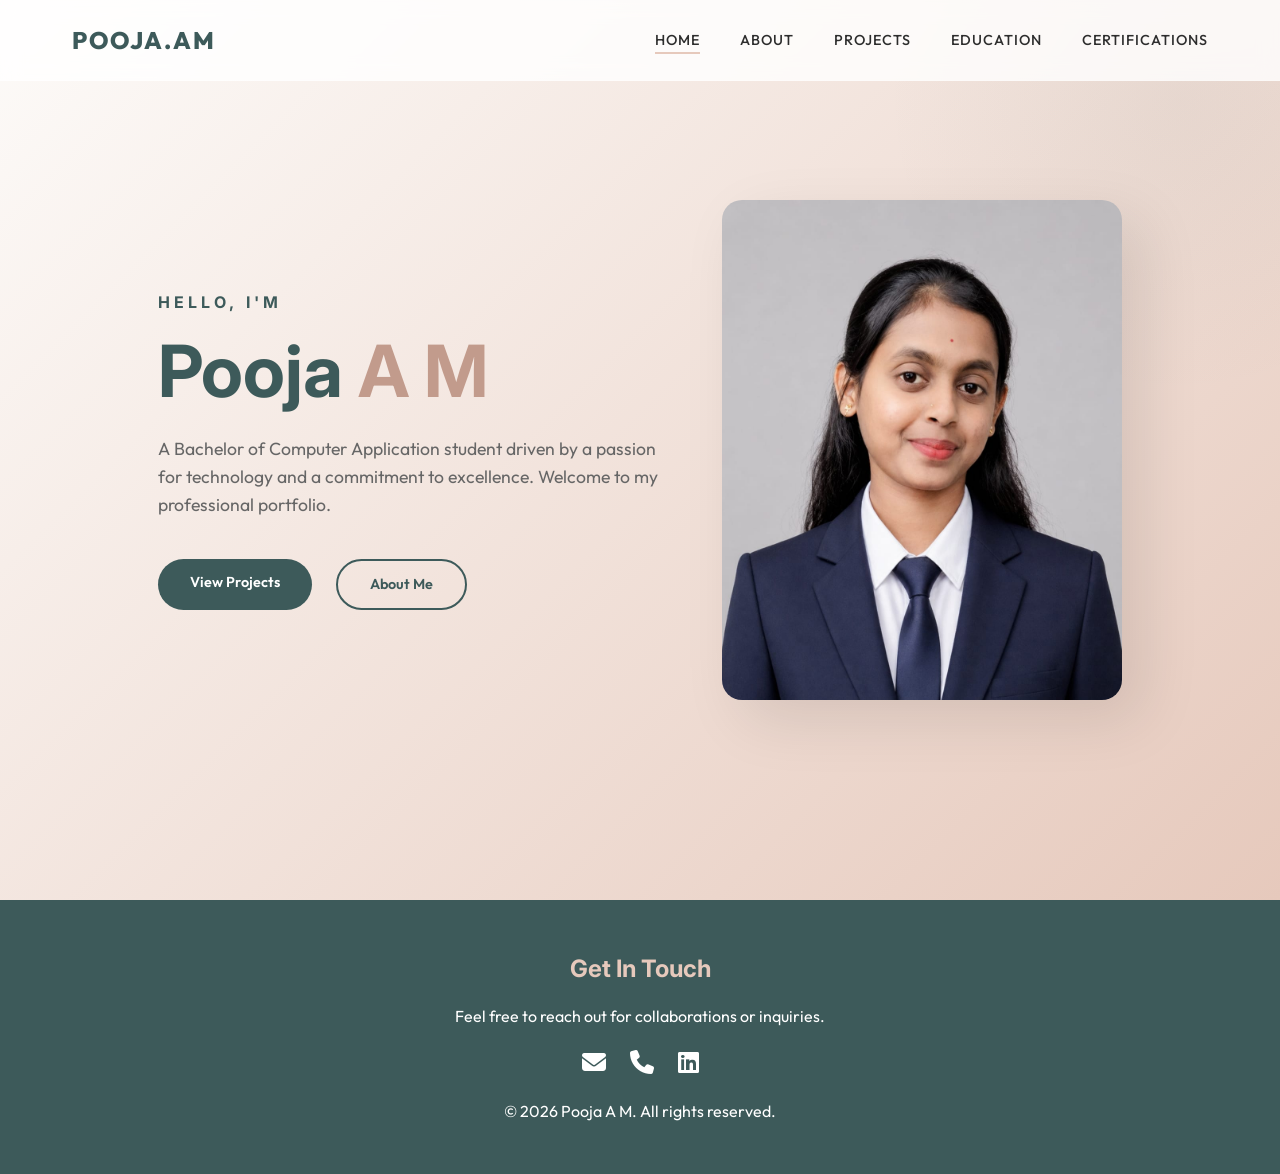
<file: index.html>
<!DOCTYPE html>
<html lang="en">
<head>
    <meta charset="UTF-8">
    <meta name="viewport" content="width=device-width, initial-scale=1.0">
    <title>Pooja A M | Portfolio</title>
    <link rel="preconnect" href="https://fonts.googleapis.com">
    <link rel="preconnect" href="https://fonts.gstatic.com" crossorigin>
    <link href="https://fonts.googleapis.com/css2?family=Inter:wght@400;600;700;800&family=Outfit:wght@300;400;500;600&display=swap" rel="stylesheet">
    <link rel="stylesheet" href="https://cdnjs.cloudflare.com/ajax/libs/font-awesome/6.4.0/css/all.min.css">
    <link rel="stylesheet" href="style.css">
    <style>
        .hero {
            height: 100vh;
            display: flex;
            align-items: center;
            background: linear-gradient(135deg, #FDFBF9 0%, #E6C9BC 100%);
            position: relative;
            overflow: hidden;
        }

        .hero::before {
            content: '';
            position: absolute;
            width: 600px;
            height: 600px;
            background: radial-gradient(circle, rgba(61, 90, 90, 0.05) 0%, transparent 70%);
            top: -200px;
            right: -200px;
            z-index: 0;
        }

        .hero-container {
            display: grid;
            grid-template-columns: 1.2fr 0.8fr;
            align-items: center;
            gap: 4rem;
            position: relative;
            z-index: 1;
        }

        .hero-content h4 {
            color: var(--secondary-color);
            text-transform: uppercase;
            letter-spacing: 4px;
            margin-bottom: 1rem;
            font-size: 1rem;
        }

        .hero-content h1 {
            font-size: 4.5rem;
            line-height: 1.1;
            margin-bottom: 1.5rem;
        }

        .hero-content h1 span {
            color: var(--accent-color);
        }

        .hero-content p {
            font-size: 1.1rem;
            color: var(--light-text);
            max-width: 500px;
            margin-bottom: 2.5rem;
        }

        .hero-image {
            position: relative;
        }

        .image-wrapper {
            width: 400px;
            height: 500px;
            border-radius: 20px;
            overflow: hidden;
            box-shadow: 20px 20px 60px rgba(0, 0, 0, 0.1);
            position: relative;
        }

        .image-wrapper img {
            width: 100%;
            height: 100%;
            object-fit: cover;
            transition: var(--transition);
        }

        .image-wrapper::after {
            content: '';
            position: absolute;
            top: 20px;
            left: 20px;
            width: 100%;
            height: 100%;
            border: 2px solid var(--secondary-color);
            border-radius: 20px;
            z-index: -1;
            transition: var(--transition);
        }

        .hero-image:hover .image-wrapper img {
            transform: scale(1.05);
        }

        .hero-btns {
            display: flex;
            gap: 1.5rem;
        }

        @media (max-width: 992px) {
            .hero-container {
                grid-template-columns: 1fr;
                text-align: center;
                padding-top: 100px;
            }
            .hero-content h1 { font-size: 3rem; }
            .hero-content p { margin: 0 auto 2.5rem; }
            .hero-btns { justify-content: center; }
            .image-wrapper { margin: 0 auto; width: 300px; height: 375px; }
        }
    </style>
</head>
<body>
    <header id="header">
        <div class="container">
            <nav>
                <div class="logo">POOJA.AM</div>
                <ul class="nav-links">
                    <li><a href="index.html" class="active">Home</a></li>
                    <li><a href="about.html">About</a></li>
                    <li><a href="projects.html">Projects</a></li>
                    <li><a href="education.html">Education</a></li>
                    <li><a href="certifications.html">Certifications</a></li>
                </ul>
                <div class="mobile-menu-btn">
                    <i class="fas fa-bars"></i>
                </div>
            </nav>
        </div>
    </header>

    <main>
        <section class="hero">
            <div class="container">
                <div class="hero-container">
                    <div class="hero-content reveal">
                        <h4>Hello, I'm</h4>
                        <h1>Pooja <span>A M</span></h1>
                        <p>A Bachelor of Computer Application student driven by a passion for technology and a commitment to excellence. Welcome to my professional portfolio.</p>
                        <div class="hero-btns">
                            <a href="projects.html" class="btn btn-primary">View Projects</a>
                            <a href="about.html" class="btn btn-outline">About Me</a>
                        </div>
                    </div>
                    <div class="hero-image reveal">
                        <div class="image-wrapper">
                            <img src="profile.jpg" alt="Pooja A M">
                        </div>
                    </div>
                </div>
            </div>
        </section>
    </main>

    <footer>
        <div class="container">
            <div class="footer-content">
                <h2>Get In Touch</h2>
                <p>Feel free to reach out for collaborations or inquiries.</p>
                <div class="social-links">
                    <a href="mailto:Ojapo671@gmail.com"><i class="fas fa-envelope"></i></a>
                    <a href="tel:9986023360"><i class="fas fa-phone"></i></a>
                    <a href="#"><i class="fab fa-linkedin"></i></a>
                </div>
                <p>&copy; 2026 Pooja A M. All rights reserved.</p>
            </div>
        </div>
    </footer>

    <script src="main.js"></script>
</body>
</html>
</file>
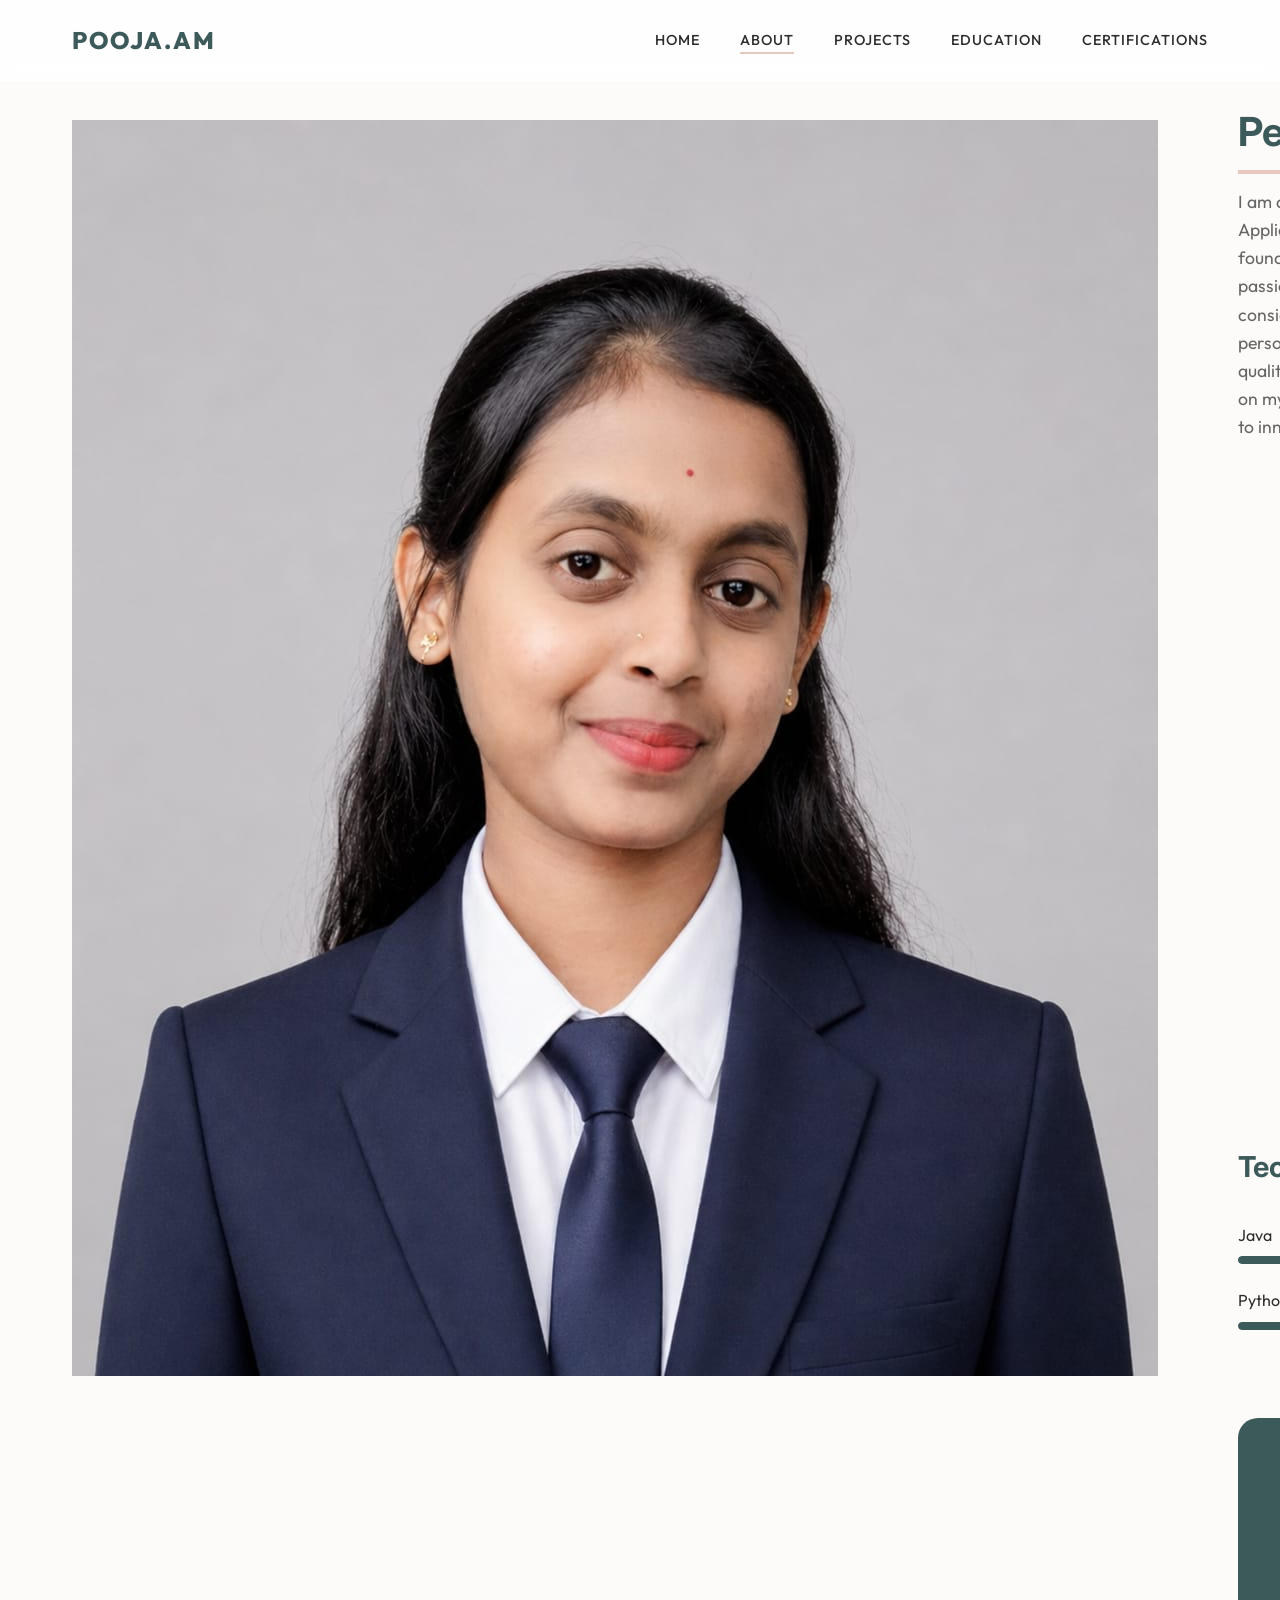
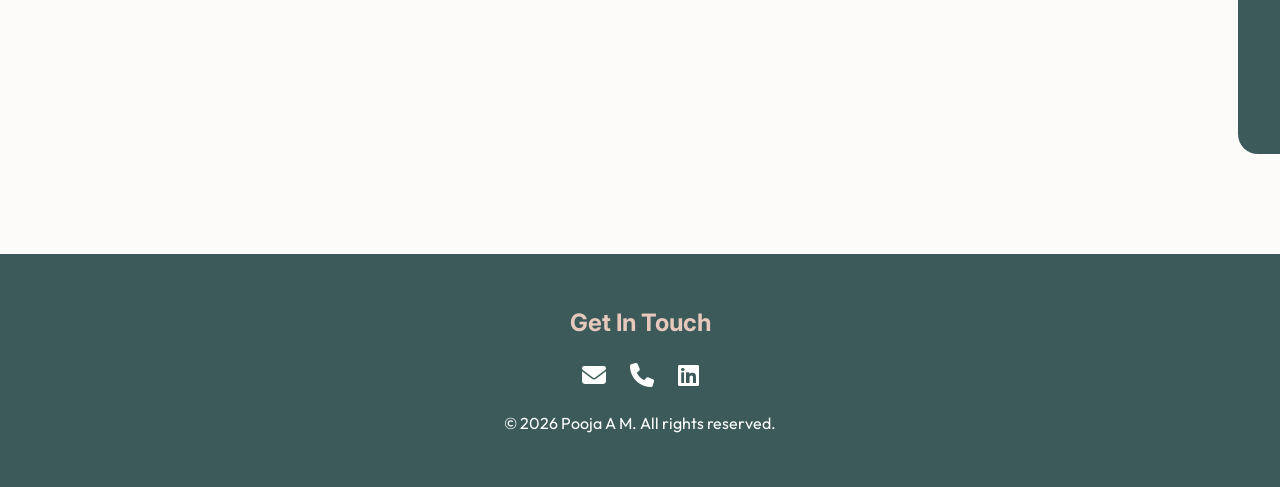
<file: about.html>
<!DOCTYPE html>
<html lang="en">
<head>
    <meta charset="UTF-8">
    <meta name="viewport" content="width=device-width, initial-scale=1.0">
    <title>About | Pooja A M</title>
    <link rel="preconnect" href="https://fonts.googleapis.com">
    <link rel="preconnect" href="https://fonts.gstatic.com" crossorigin>
    <link href="https://fonts.googleapis.com/css2?family=Inter:wght@400;600;700;800&family=Outfit:wght@300;400;500;600&display=swap" rel="stylesheet">
    <link rel="stylesheet" href="https://cdnjs.cloudflare.com/ajax/libs/font-awesome/6.4.0/css/all.min.css">
    <link rel="stylesheet" href="style.css">
    <style>
        .about-grid {
            display: grid;
            grid-template-columns: 1fr 1.5fr;
            gap: 5rem;
            align-items: start;
        }

        .about-image {
            position: sticky;
            top: 120px;
        }

        .about-image .image-wrapper {
            width: 100%;
            height: auto;
            aspect-ratio: 4/5;
        }

        .about-text h2 {
            font-size: 2.5rem;
            margin-bottom: 1.5rem;
            position: relative;
        }

        .about-text h2::after {
            content: '';
            position: absolute;
            left: 0;
            bottom: -10px;
            width: 60px;
            height: 4px;
            background: var(--primary-color);
        }

        .about-text p {
            font-size: 1.1rem;
            color: var(--light-text);
            margin-bottom: 2rem;
        }

        .info-cards {
            display: grid;
            grid-template-columns: repeat(auto-fit, minmax(200px, 1fr));
            gap: 1.5rem;
            margin-bottom: 3rem;
        }

        .info-card {
            background: var(--white);
            padding: 1.5rem;
            border-radius: 15px;
            box-shadow: var(--shadow);
            border: 1px solid var(--glass-border);
            text-align: center;
        }

        .info-card i {
            font-size: 2rem;
            color: var(--secondary-color);
            margin-bottom: 1rem;
        }

        .info-card h4 {
            margin-bottom: 0.5rem;
        }

        .skills-section h3 {
            margin-bottom: 2rem;
            font-size: 1.8rem;
        }

        .skills-grid {
            display: grid;
            grid-template-columns: 1fr 1fr;
            gap: 3rem;
        }

        .skill-item {
            margin-bottom: 1.5rem;
        }

        .skill-info {
            display: flex;
            justify-content: space-between;
            margin-bottom: 0.5rem;
        }

        .skill-bar {
            height: 8px;
            background: #eee;
            border-radius: 4px;
            overflow: hidden;
        }

        .skill-progress {
            height: 100%;
            background: var(--secondary-color);
            border-radius: 4px;
            transition: width 1s ease-in-out;
        }

        .resume-section {
            margin-top: 4rem;
            padding: 3rem;
            background: var(--secondary-color);
            border-radius: 20px;
            color: var(--white);
            display: flex;
            justify-content: space-between;
            align-items: center;
        }

        .resume-section h3 {
            color: var(--primary-color);
            margin-bottom: 0.5rem;
        }

        @media (max-width: 992px) {
            .about-grid { grid-template-columns: 1fr; }
            .about-image { position: static; max-width: 400px; margin: 0 auto 3rem; }
            .skills-grid { grid-template-columns: 1fr; }
            .resume-section { flex-direction: column; text-align: center; gap: 2rem; }
        }
    </style>
</head>
<body>
    <header id="header">
        <div class="container">
            <nav>
                <div class="logo">POOJA.AM</div>
                <ul class="nav-links">
                    <li><a href="index.html">Home</a></li>
                    <li><a href="about.html" class="active">About</a></li>
                    <li><a href="projects.html">Projects</a></li>
                    <li><a href="education.html">Education</a></li>
                    <li><a href="certifications.html">Certifications</a></li>
                </ul>
                <div class="mobile-menu-btn">
                    <i class="fas fa-bars"></i>
                </div>
            </nav>
        </div>
    </header>

    <main class="container">
        <section class="about-section">
            <div class="about-grid">
                <div class="about-image reveal">
                    <div class="image-wrapper">
                        <img src="profile.jpg" alt="Pooja A M">
                    </div>
                </div>
                <div class="about-text">
                    <div class="reveal">
                        <h2>Personal Profile</h2>
                        <p>I am a dedicated Bachelor of Computer Application student with a strong foundation in computer science and a passion for solving complex problems. I consider myself a responsible and orderly person, always striving for precision and quality in my work. I am eager to embark on my professional journey and contribute to innovative projects.</p>
                    </div>

                    <div class="info-cards reveal">
                        <div class="info-card">
                            <i class="fas fa-graduation-cap"></i>
                            <h4>Education</h4>
                            <p>BCA Student</p>
                        </div>
                        <div class="info-card">
                            <i class="fas fa-language"></i>
                            <h4>Languages</h4>
                            <p>English, Kannada</p>
                        </div>
                        <div class="info-card">
                            <i class="fas fa-location-dot"></i>
                            <h4>Location</h4>
                            <p>Karnataka, India</p>
                        </div>
                    </div>

                    <div class="skills-section reveal">
                        <h3>Technical Skills</h3>
                        <div class="skills-grid">
                            <div class="skill-group">
                                <div class="skill-item">
                                    <div class="skill-info">
                                        <span>Java</span>
                                        <span>85%</span>
                                    </div>
                                    <div class="skill-bar"><div class="skill-progress" style="width: 85%;"></div></div>
                                </div>
                                <div class="skill-item">
                                    <div class="skill-info">
                                        <span>Python</span>
                                        <span>80%</span>
                                    </div>
                                    <div class="skill-bar"><div class="skill-progress" style="width: 80%;"></div></div>
                                </div>
                            </div>
                            <div class="skill-group">
                                <div class="skill-item">
                                    <div class="skill-info">
                                        <span>C / C++</span>
                                        <span>75%</span>
                                    </div>
                                    <div class="skill-bar"><div class="skill-progress" style="width: 75%;"></div></div>
                                </div>
                                <div class="skill-item">
                                    <div class="skill-info">
                                        <span>Web Tech</span>
                                        <span>70%</span>
                                    </div>
                                    <div class="skill-bar"><div class="skill-progress" style="width: 70%;"></div></div>
                                </div>
                            </div>
                        </div>
                    </div>

                    <div class="resume-section reveal">
                        <div>
                            <h3>Curriculum Vitae</h3>
                            <p>Interested in learning more about my background?</p>
                        </div>
                        <div class="resume-btns">
                            <a href="resume-image.jpg" target="_blank" class="btn btn-primary">View Resume</a>
                            <a href="resume-image.jpg" download class="btn btn-outline" style="border-color: var(--primary-color); color: var(--primary-color);">Download PDF</a>
                        </div>
                    </div>
                </div>
            </div>
        </section>
    </main>

    <footer>
        <!-- Same footer as index -->
        <div class="container">
            <div class="footer-content">
                <h2>Get In Touch</h2>
                <div class="social-links">
                    <a href="mailto:Ojapo671@gmail.com"><i class="fas fa-envelope"></i></a>
                    <a href="tel:9986023360"><i class="fas fa-phone"></i></a>
                    <a href="#"><i class="fab fa-linkedin"></i></a>
                </div>
                <p>&copy; 2026 Pooja A M. All rights reserved.</p>
            </div>
        </div>
    </footer>

    <script src="main.js"></script>
</body>
</html>
</file>
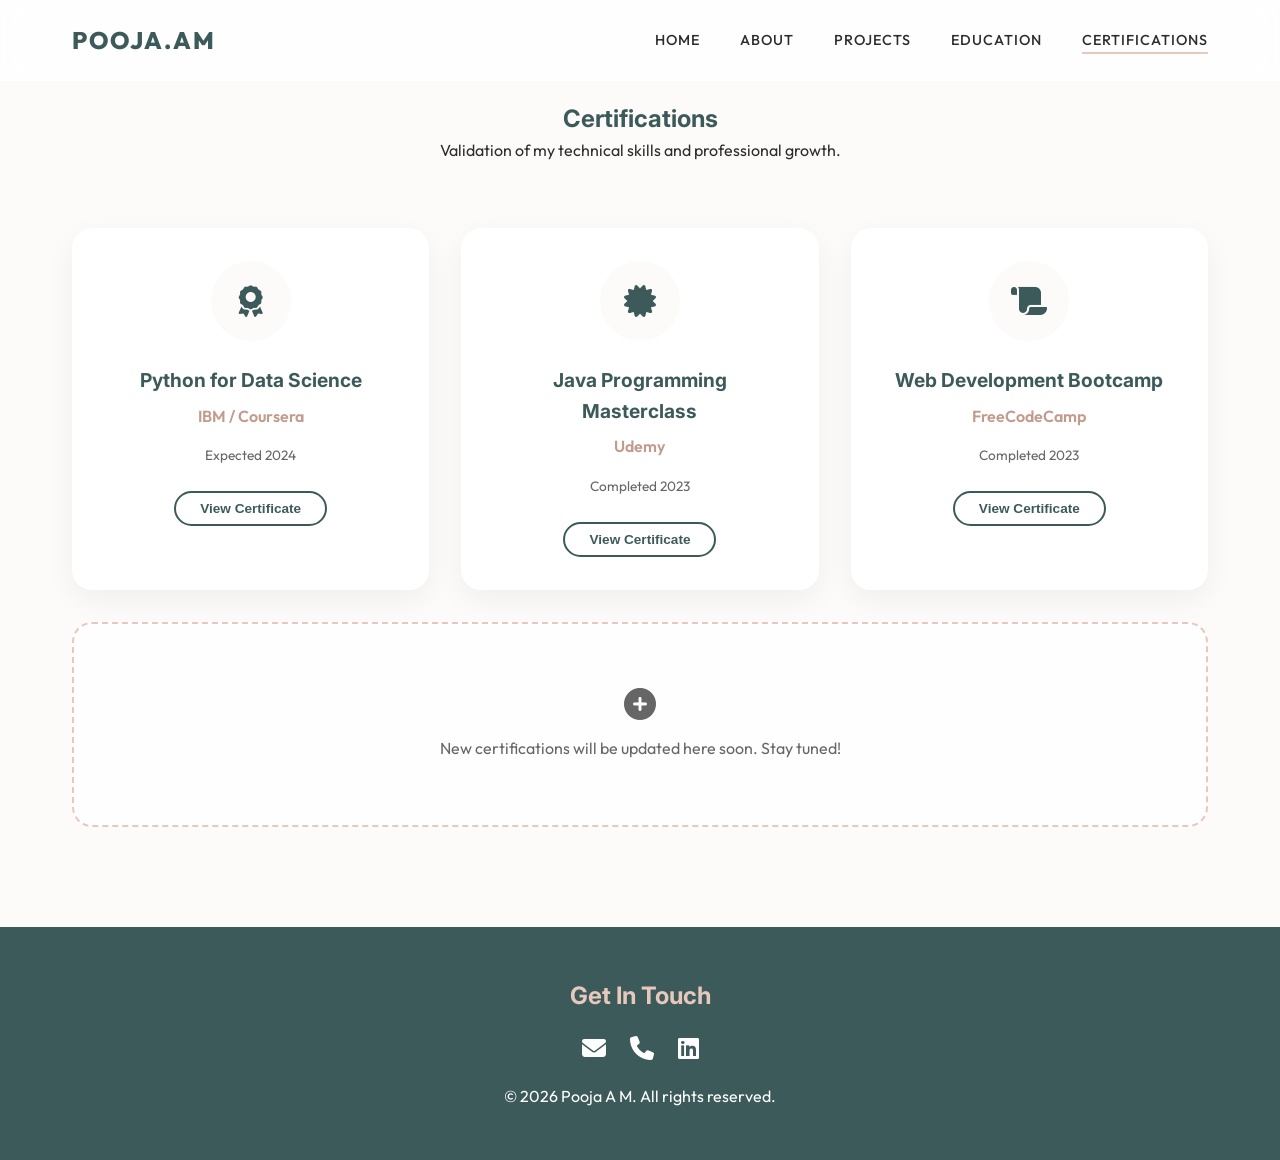
<file: certifications.html>
<!DOCTYPE html>
<html lang="en">
<head>
    <meta charset="UTF-8">
    <meta name="viewport" content="width=device-width, initial-scale=1.0">
    <title>Certifications | Pooja A M</title>
    <link rel="preconnect" href="https://fonts.googleapis.com">
    <link rel="preconnect" href="https://fonts.gstatic.com" crossorigin>
    <link href="https://fonts.googleapis.com/css2?family=Inter:wght@400;600;700;800&family=Outfit:wght@300;400;500;600&display=swap" rel="stylesheet">
    <link rel="stylesheet" href="https://cdnjs.cloudflare.com/ajax/libs/font-awesome/6.4.0/css/all.min.css">
    <link rel="stylesheet" href="style.css">
    <style>
        .cert-header {
            text-align: center;
            margin-bottom: 4rem;
        }

        .cert-grid {
            display: grid;
            grid-template-columns: repeat(auto-fit, minmax(300px, 1fr));
            gap: 2rem;
        }

        .cert-card {
            background: var(--white);
            border-radius: 20px;
            padding: 2rem;
            box-shadow: var(--shadow);
            border: 1px solid var(--glass-border);
            text-align: center;
            transition: var(--transition);
        }

        .cert-card:hover {
            transform: scale(1.03);
            border-color: var(--primary-color);
        }

        .cert-icon {
            width: 80px;
            height: 80px;
            background: var(--bg-color);
            border-radius: 50%;
            display: flex;
            align-items: center;
            justify-content: center;
            margin: 0 auto 1.5rem;
            font-size: 2rem;
            color: var(--secondary-color);
        }

        .cert-card h3 {
            margin-bottom: 0.5rem;
            font-size: 1.2rem;
        }

        .cert-card .issuer {
            color: var(--accent-color);
            font-weight: 600;
            display: block;
            margin-bottom: 1rem;
        }

        .cert-card .date {
            font-size: 0.85rem;
            color: var(--light-text);
            margin-bottom: 1.5rem;
            display: block;
        }

        .view-btn {
            padding: 8px 24px;
            font-size: 0.85rem;
        }

        .placeholder-text {
            grid-column: 1 / -1;
            text-align: center;
            padding: 4rem;
            background: var(--glass-bg);
            border-radius: 20px;
            border: 2px dashed var(--primary-color);
            color: var(--light-text);
        }
    </style>
</head>
<body>
    <header id="header">
        <div class="container">
            <nav>
                <div class="logo">POOJA.AM</div>
                <ul class="nav-links">
                    <li><a href="index.html">Home</a></li>
                    <li><a href="about.html">About</a></li>
                    <li><a href="projects.html">Projects</a></li>
                    <li><a href="education.html">Education</a></li>
                    <li><a href="certifications.html" class="active">Certifications</a></li>
                </ul>
                <div class="mobile-menu-btn">
                    <i class="fas fa-bars"></i>
                </div>
            </nav>
        </div>
    </header>

    <main class="container">
        <section class="cert-section">
            <div class="cert-header reveal">
                <h1>Certifications</h1>
                <p>Validation of my technical skills and professional growth.</p>
            </div>

            <div class="cert-grid">
                <!-- Placeholder Certification 1 -->
                <div class="cert-card reveal">
                    <div class="cert-icon">
                        <i class="fas fa-award"></i>
                    </div>
                    <h3>Python for Data Science</h3>
                    <span class="issuer">IBM / Coursera</span>
                    <span class="date">Expected 2024</span>
                    <button class="btn btn-outline view-btn" disabled>View Certificate</button>
                </div>

                <!-- Placeholder Certification 2 -->
                <div class="cert-card reveal">
                    <div class="cert-icon">
                        <i class="fas fa-certificate"></i>
                    </div>
                    <h3>Java Programming Masterclass</h3>
                    <span class="issuer">Udemy</span>
                    <span class="date">Completed 2023</span>
                    <button class="btn btn-outline view-btn" disabled>View Certificate</button>
                </div>

                <!-- Placeholder Certification 3 -->
                <div class="cert-card reveal">
                    <div class="cert-icon">
                        <i class="fas fa-scroll"></i>
                    </div>
                    <h3>Web Development Bootcamp</h3>
                    <span class="issuer">FreeCodeCamp</span>
                    <span class="date">Completed 2023</span>
                    <button class="btn btn-outline view-btn" disabled>View Certificate</button>
                </div>
                
                <div class="placeholder-text reveal">
                    <i class="fas fa-plus-circle" style="font-size: 2rem; margin-bottom: 1rem; display: block;"></i>
                    <p>New certifications will be updated here soon. Stay tuned!</p>
                </div>
            </div>
        </section>
    </main>

    <footer>
        <div class="container">
            <div class="footer-content">
                <h2>Get In Touch</h2>
                <div class="social-links">
                    <a href="mailto:Ojapo671@gmail.com"><i class="fas fa-envelope"></i></a>
                    <a href="tel:9986023360"><i class="fas fa-phone"></i></a>
                    <a href="#"><i class="fab fa-linkedin"></i></a>
                </div>
                <p>&copy; 2026 Pooja A M. All rights reserved.</p>
            </div>
        </div>
    </footer>

    <script src="main.js"></script>
</body>
</html>
</file>
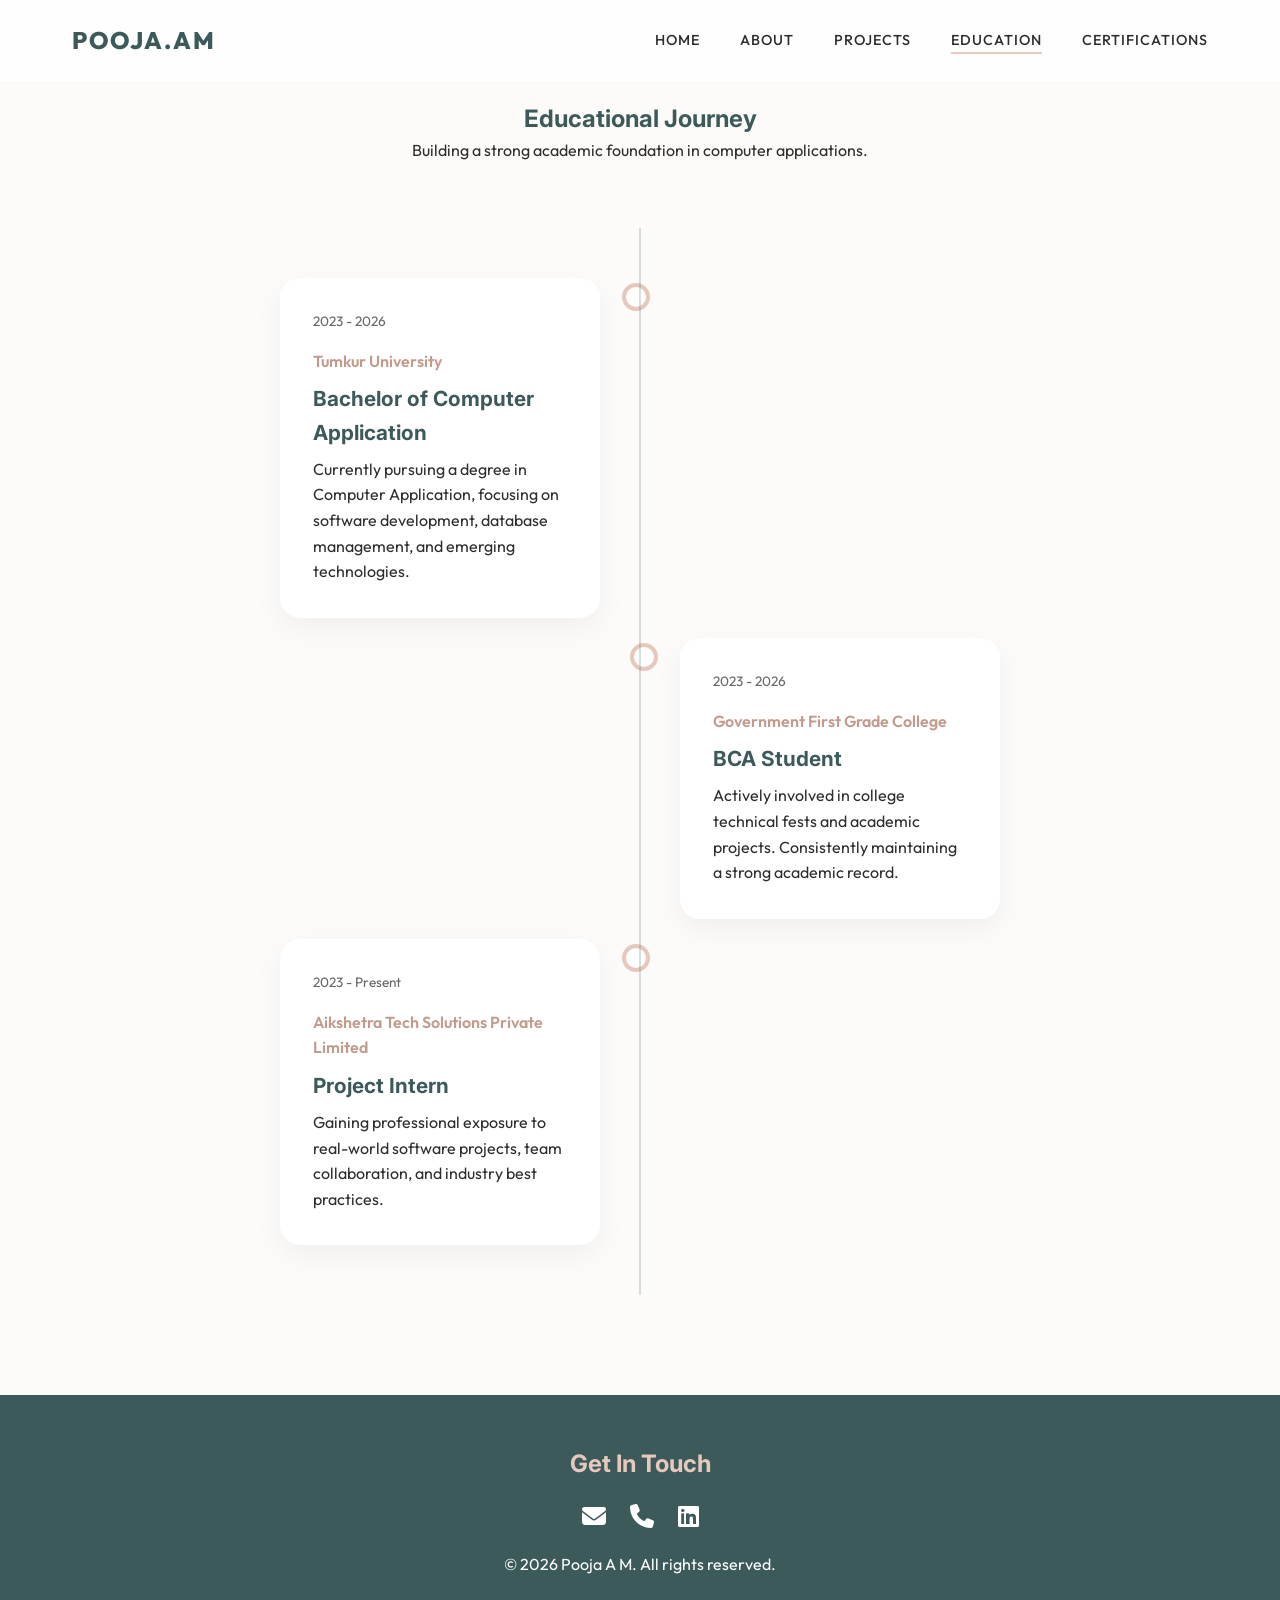
<file: education.html>
<!DOCTYPE html>
<html lang="en">
<head>
    <meta charset="UTF-8">
    <meta name="viewport" content="width=device-width, initial-scale=1.0">
    <title>Education | Pooja A M</title>
    <link rel="preconnect" href="https://fonts.googleapis.com">
    <link rel="preconnect" href="https://fonts.gstatic.com" crossorigin>
    <link href="https://fonts.googleapis.com/css2?family=Inter:wght@400;600;700;800&family=Outfit:wght@300;400;500;600&display=swap" rel="stylesheet">
    <link rel="stylesheet" href="https://cdnjs.cloudflare.com/ajax/libs/font-awesome/6.4.0/css/all.min.css">
    <link rel="stylesheet" href="style.css">
    <style>
        .timeline {
            position: relative;
            max-width: 800px;
            margin: 0 auto;
            padding: 40px 0;
        }

        .timeline::after {
            content: '';
            position: absolute;
            width: 2px;
            background-color: var(--secondary-color);
            top: 0;
            bottom: 0;
            left: 50%;
            margin-left: -1px;
            opacity: 0.2;
        }

        .timeline-item {
            padding: 10px 40px;
            position: relative;
            background-color: inherit;
            width: 50%;
        }

        .timeline-item::after {
            content: '';
            position: absolute;
            width: 20px;
            height: 20px;
            right: -10px;
            background-color: var(--white);
            border: 4px solid var(--primary-color);
            top: 15px;
            border-radius: 50%;
            z-index: 1;
        }

        .left { left: 0; }
        .right { left: 50%; }

        .right::after { left: -10px; }

        .timeline-content {
            padding: 2rem;
            background-color: var(--white);
            position: relative;
            border-radius: 20px;
            box-shadow: var(--shadow);
            border: 1px solid var(--glass-border);
        }

        .timeline-content h3 {
            margin-bottom: 0.5rem;
            font-size: 1.3rem;
        }

        .timeline-content .institution {
            color: var(--accent-color);
            font-weight: 600;
            margin-bottom: 0.5rem;
            display: block;
        }

        .timeline-content .date {
            font-size: 0.85rem;
            color: var(--light-text);
            margin-bottom: 1rem;
            display: block;
        }

        @media screen and (max-width: 768px) {
            .timeline::after { left: 31px; }
            .timeline-item { width: 100%; padding-left: 70px; padding-right: 25px; }
            .timeline-item::after { left: 21px; }
            .right { left: 0%; }
        }
    </style>
</head>
<body>
    <header id="header">
        <div class="container">
            <nav>
                <div class="logo">POOJA.AM</div>
                <ul class="nav-links">
                    <li><a href="index.html">Home</a></li>
                    <li><a href="about.html">About</a></li>
                    <li><a href="projects.html">Projects</a></li>
                    <li><a href="education.html" class="active">Education</a></li>
                    <li><a href="certifications.html">Certifications</a></li>
                </ul>
                <div class="mobile-menu-btn">
                    <i class="fas fa-bars"></i>
                </div>
            </nav>
        </div>
    </header>

    <main class="container">
        <section class="education-section">
            <div style="text-align: center; margin-bottom: 4rem;" class="reveal">
                <h1>Educational Journey</h1>
                <p>Building a strong academic foundation in computer applications.</p>
            </div>

            <div class="timeline">
                <!-- Education Item 1 -->
                <div class="timeline-item left reveal">
                    <div class="timeline-content">
                        <span class="date">2023 - 2026</span>
                        <span class="institution">Tumkur University</span>
                        <h3>Bachelor of Computer Application</h3>
                        <p>Currently pursuing a degree in Computer Application, focusing on software development, database management, and emerging technologies.</p>
                    </div>
                </div>

                <!-- Education Item 2 -->
                <div class="timeline-item right reveal">
                    <div class="timeline-content">
                        <span class="date">2023 - 2026</span>
                        <span class="institution">Government First Grade College</span>
                        <h3>BCA Student</h3>
                        <p>Actively involved in college technical fests and academic projects. Consistently maintaining a strong academic record.</p>
                    </div>
                </div>

                <!-- Experience Item -->
                <div class="timeline-item left reveal">
                    <div class="timeline-content">
                        <span class="date">2023 - Present</span>
                        <span class="institution">Aikshetra Tech Solutions Private Limited</span>
                        <h3>Project Intern</h3>
                        <p>Gaining professional exposure to real-world software projects, team collaboration, and industry best practices.</p>
                    </div>
                </div>
            </div>
        </section>
    </main>

    <footer>
        <div class="container">
            <div class="footer-content">
                <h2>Get In Touch</h2>
                <div class="social-links">
                    <a href="mailto:Ojapo671@gmail.com"><i class="fas fa-envelope"></i></a>
                    <a href="tel:9986023360"><i class="fas fa-phone"></i></a>
                    <a href="#"><i class="fab fa-linkedin"></i></a>
                </div>
                <p>&copy; 2026 Pooja A M. All rights reserved.</p>
            </div>
        </div>
    </footer>

    <script src="main.js"></script>
</body>
</html>
</file>
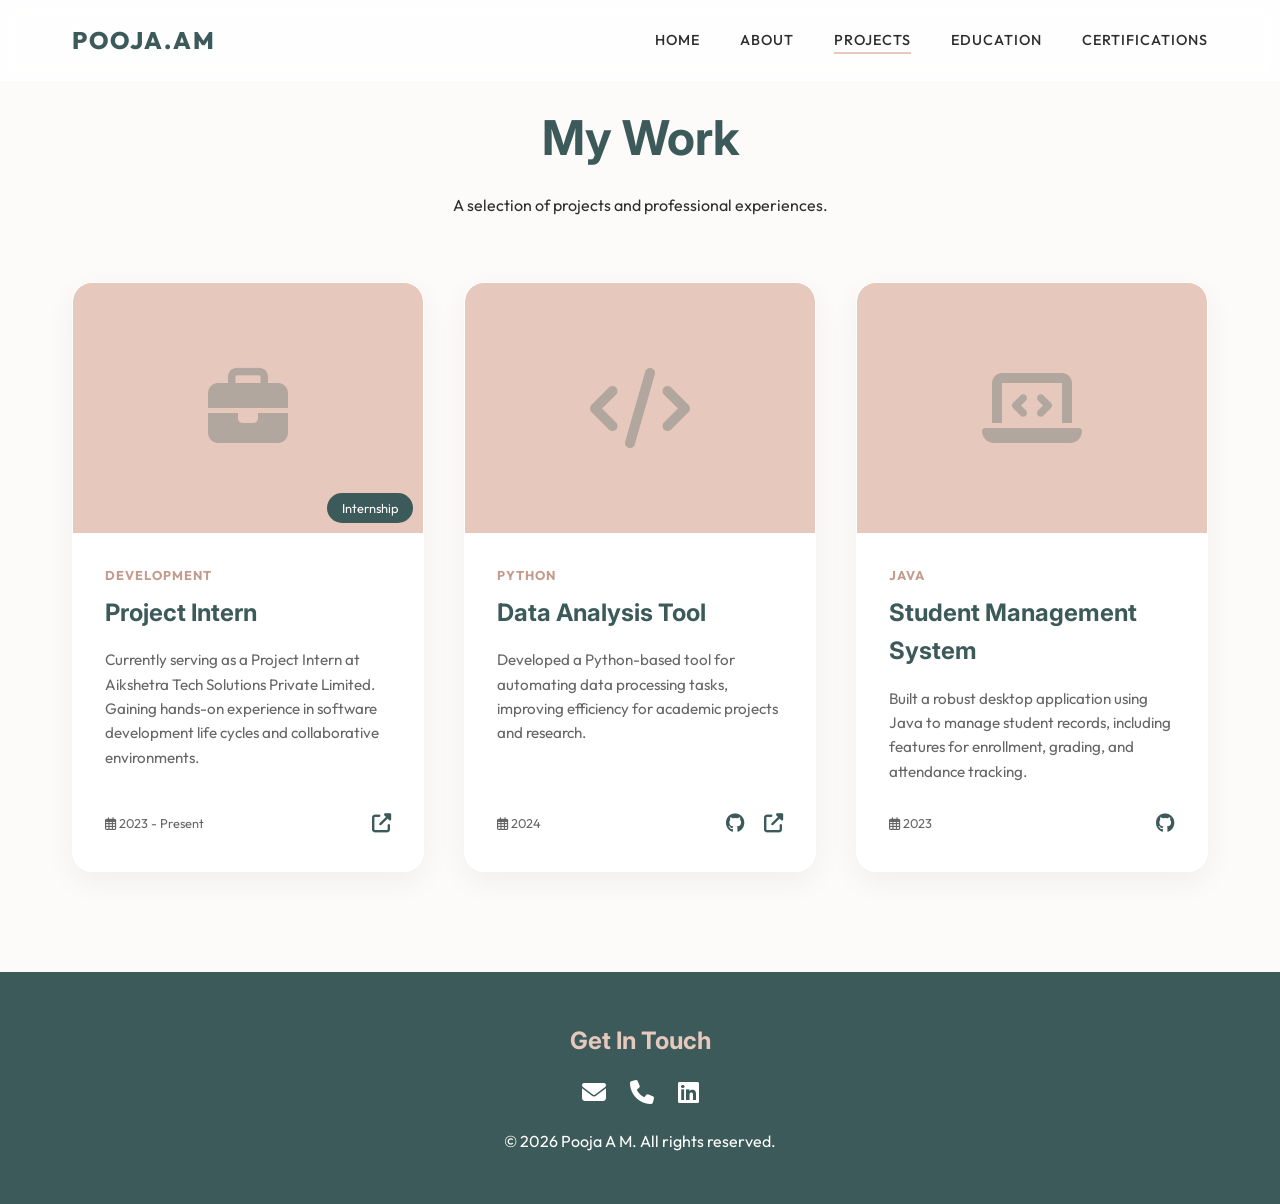
<file: projects.html>
<!DOCTYPE html>
<html lang="en">
<head>
    <meta charset="UTF-8">
    <meta name="viewport" content="width=device-width, initial-scale=1.0">
    <title>Projects | Pooja A M</title>
    <link rel="preconnect" href="https://fonts.googleapis.com">
    <link rel="preconnect" href="https://fonts.gstatic.com" crossorigin>
    <link href="https://fonts.googleapis.com/css2?family=Inter:wght@400;600;700;800&family=Outfit:wght@300;400;500;600&display=swap" rel="stylesheet">
    <link rel="stylesheet" href="https://cdnjs.cloudflare.com/ajax/libs/font-awesome/6.4.0/css/all.min.css">
    <link rel="stylesheet" href="style.css">
    <style>
        .projects-header {
            text-align: center;
            margin-bottom: 4rem;
        }

        .projects-header h1 {
            font-size: 3rem;
            margin-bottom: 1rem;
        }

        .projects-grid {
            display: grid;
            grid-template-columns: repeat(auto-fit, minmax(350px, 1fr));
            gap: 2.5rem;
        }

        .project-card {
            background: var(--white);
            border-radius: 20px;
            overflow: hidden;
            box-shadow: var(--shadow);
            transition: var(--transition);
            border: 1px solid var(--glass-border);
            display: flex;
            flex-direction: column;
        }

        .project-card:hover {
            transform: translateY(-10px);
            box-shadow: 0 20px 40px rgba(0,0,0,0.1);
        }

        .project-img {
            width: 100%;
            height: 250px;
            background: var(--primary-color);
            position: relative;
            display: flex;
            align-items: center;
            justify-content: center;
            overflow: hidden;
        }

        .project-img i {
            font-size: 5rem;
            color: var(--secondary-color);
            opacity: 0.3;
        }

        .project-content {
            padding: 2rem;
            flex-grow: 1;
            display: flex;
            flex-direction: column;
        }

        .project-tag {
            font-size: 0.8rem;
            text-transform: uppercase;
            letter-spacing: 1px;
            color: var(--accent-color);
            font-weight: 700;
            margin-bottom: 0.5rem;
        }

        .project-content h3 {
            font-size: 1.5rem;
            margin-bottom: 1rem;
        }

        .project-content p {
            color: var(--light-text);
            margin-bottom: 1.5rem;
            font-size: 0.95rem;
        }

        .project-footer {
            margin-top: auto;
            display: flex;
            justify-content: space-between;
            align-items: center;
        }

        .project-links a {
            font-size: 1.2rem;
            margin-left: 1rem;
            color: var(--secondary-color);
        }

        .project-links a:hover {
            color: var(--primary-color);
        }

        @media (max-width: 768px) {
            .projects-grid { grid-template-columns: 1fr; }
        }
    </style>
</head>
<body>
    <header id="header">
        <div class="container">
            <nav>
                <div class="logo">POOJA.AM</div>
                <ul class="nav-links">
                    <li><a href="index.html">Home</a></li>
                    <li><a href="about.html">About</a></li>
                    <li><a href="projects.html" class="active">Projects</a></li>
                    <li><a href="education.html">Education</a></li>
                    <li><a href="certifications.html">Certifications</a></li>
                </ul>
                <div class="mobile-menu-btn">
                    <i class="fas fa-bars"></i>
                </div>
            </nav>
        </div>
    </header>

    <main class="container">
        <section class="projects-section">
            <div class="projects-header reveal">
                <h1>My Work</h1>
                <p>A selection of projects and professional experiences.</p>
            </div>

            <div class="projects-grid">
                <!-- Project 1 -->
                <div class="project-card reveal">
                    <div class="project-img">
                        <i class="fas fa-briefcase"></i>
                        <div style="position: absolute; bottom: 10px; right: 10px; background: var(--secondary-color); color: white; padding: 5px 15px; border-radius: 20px; font-size: 0.8rem;">Internship</div>
                    </div>
                    <div class="project-content">
                        <div class="project-tag">Development</div>
                        <h3>Project Intern</h3>
                        <p>Currently serving as a Project Intern at Aikshetra Tech Solutions Private Limited. Gaining hands-on experience in software development life cycles and collaborative environments.</p>
                        <div class="project-footer">
                            <span style="font-size: 0.8rem; color: var(--light-text);"><i class="far fa-calendar-alt"></i> 2023 - Present</span>
                            <div class="project-links">
                                <a href="#"><i class="fas fa-external-link-alt"></i></a>
                            </div>
                        </div>
                    </div>
                </div>

                <!-- Project 2 (Placeholder) -->
                <div class="project-card reveal">
                    <div class="project-img">
                        <i class="fas fa-code"></i>
                    </div>
                    <div class="project-content">
                        <div class="project-tag">Python</div>
                        <h3>Data Analysis Tool</h3>
                        <p>Developed a Python-based tool for automating data processing tasks, improving efficiency for academic projects and research.</p>
                        <div class="project-footer">
                            <span style="font-size: 0.8rem; color: var(--light-text);"><i class="far fa-calendar-alt"></i> 2024</span>
                            <div class="project-links">
                                <a href="#"><i class="fab fa-github"></i></a>
                                <a href="#"><i class="fas fa-external-link-alt"></i></a>
                            </div>
                        </div>
                    </div>
                </div>

                <!-- Project 3 (Placeholder) -->
                <div class="project-card reveal">
                    <div class="project-img">
                        <i class="fas fa-laptop-code"></i>
                    </div>
                    <div class="project-content">
                        <div class="project-tag">Java</div>
                        <h3>Student Management System</h3>
                        <p>Built a robust desktop application using Java to manage student records, including features for enrollment, grading, and attendance tracking.</p>
                        <div class="project-footer">
                            <span style="font-size: 0.8rem; color: var(--light-text);"><i class="far fa-calendar-alt"></i> 2023</span>
                            <div class="project-links">
                                <a href="#"><i class="fab fa-github"></i></a>
                            </div>
                        </div>
                    </div>
                </div>
            </div>
        </section>
    </main>

    <footer>
        <div class="container">
            <div class="footer-content">
                <h2>Get In Touch</h2>
                <div class="social-links">
                    <a href="mailto:Ojapo671@gmail.com"><i class="fas fa-envelope"></i></a>
                    <a href="tel:9986023360"><i class="fas fa-phone"></i></a>
                    <a href="#"><i class="fab fa-linkedin"></i></a>
                </div>
                <p>&copy; 2026 Pooja A M. All rights reserved.</p>
            </div>
        </div>
    </footer>

    <script src="main.js"></script>
</body>
</html>
</file>
<file: style.css>
:root {
    --primary-color: #E6C9BC;
    --secondary-color: #3D5A5A;
    --bg-color: #FDFBF9;
    --text-color: #2D2D2D;
    --light-text: #666666;
    --white: #FFFFFF;
    --accent-color: #C29B8C;
    --transition: all 0.3s cubic-bezier(0.4, 0, 0.2, 1);
    --shadow: 0 10px 30px rgba(0, 0, 0, 0.05);
    --glass-bg: rgba(255, 255, 255, 0.8);
    --glass-border: rgba(255, 255, 255, 0.2);
}

* {
    margin: 0;
    padding: 0;
    box-sizing: border-box;
}

body {
    font-family: 'Outfit', sans-serif;
    background-color: var(--bg-color);
    color: var(--text-color);
    line-height: 1.6;
    overflow-x: hidden;
}

/* Typography */
h1, h2, h3, h4 {
    font-family: 'Inter', sans-serif;
    font-weight: 700;
    color: var(--secondary-color);
}

a {
    text-decoration: none;
    color: inherit;
    transition: var(--transition);
}

ul {
    list-style: none;
}

/* Layout */
.container {
    max-width: 1200px;
    margin: 0 auto;
    padding: 0 2rem;
}

section {
    padding: 100px 0;
}

/* Header & Navigation */
header {
    position: fixed;
    top: 0;
    left: 0;
    width: 100%;
    z-index: 1000;
    background: var(--glass-bg);
    backdrop-filter: blur(10px);
    border-bottom: 1px solid var(--glass-border);
    transition: var(--transition);
}

nav {
    display: flex;
    justify-content: space-between;
    align-items: center;
    height: 80px;
}

.logo {
    font-size: 1.5rem;
    font-weight: 800;
    letter-spacing: 2px;
    color: var(--secondary-color);
}

.nav-links {
    display: flex;
    gap: 2.5rem;
}

.nav-links a {
    font-weight: 500;
    font-size: 0.9rem;
    text-transform: uppercase;
    letter-spacing: 1px;
    position: relative;
}

.nav-links a::after {
    content: '';
    position: absolute;
    bottom: -5px;
    left: 0;
    width: 0;
    height: 2px;
    background: var(--primary-color);
    transition: var(--transition);
}

.nav-links a:hover::after,
.nav-links a.active::after {
    width: 100%;
}

.mobile-menu-btn {
    display: none;
    font-size: 1.5rem;
    cursor: pointer;
}

/* Buttons */
.btn {
    display: inline-block;
    padding: 12px 32px;
    border-radius: 50px;
    font-weight: 600;
    font-size: 0.9rem;
    cursor: pointer;
    transition: var(--transition);
    border: none;
}

.btn-primary {
    background-color: var(--secondary-color);
    color: var(--white);
}

.btn-primary:hover {
    background-color: var(--primary-color);
    color: var(--secondary-color);
    transform: translateY(-3px);
    box-shadow: 0 10px 20px rgba(230, 201, 188, 0.4);
}

.btn-outline {
    background: transparent;
    border: 2px solid var(--secondary-color);
    color: var(--secondary-color);
}

.btn-outline:hover {
    background: var(--secondary-color);
    color: var(--white);
    transform: translateY(-3px);
}

/* Animations */
.reveal {
    opacity: 0;
    transform: translateY(30px);
    transition: all 0.8s ease-out;
}

.reveal.active {
    opacity: 1;
    transform: translateY(0);
}

/* Footer */
footer {
    background: var(--secondary-color);
    color: var(--white);
    padding: 50px 0;
    text-align: center;
}

.footer-content h2 {
    color: var(--primary-color);
    margin-bottom: 1rem;
}

.social-links {
    margin: 20px 0;
    display: flex;
    justify-content: center;
    gap: 1.5rem;
}

.social-links i {
    font-size: 1.5rem;
}

/* Responsive */
@media (max-width: 768px) {
    .nav-links {
        display: none;
    }
    
    .mobile-menu-btn {
        display: block;
    }
    
    section {
        padding: 60px 0;
    }
}
</file>
